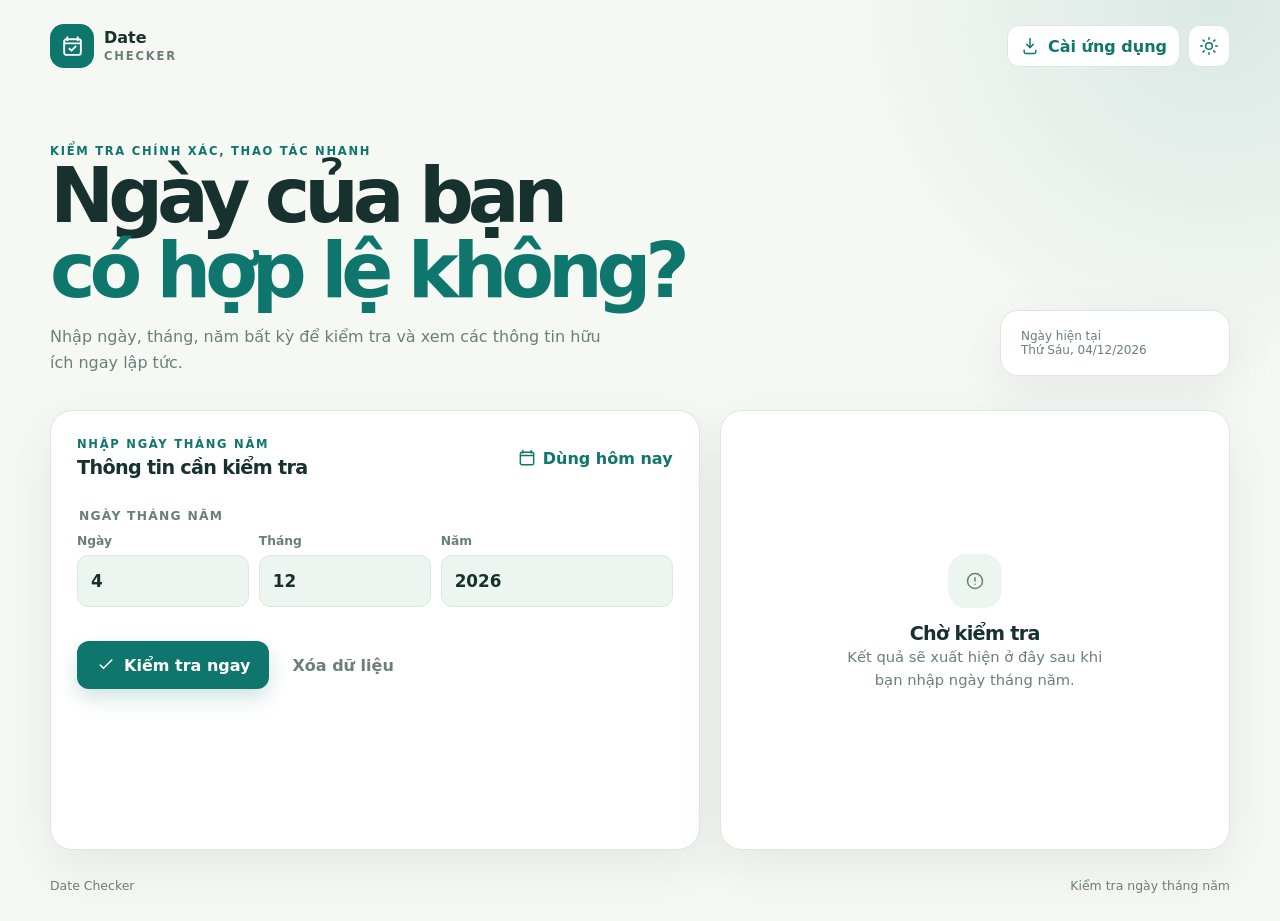
<file: src/main/resources/static/index.html>
<!DOCTYPE html>
<html lang="vi">
  <head>
    <meta charset="UTF-8" />
    <meta name="viewport" content="width=device-width, initial-scale=1.0" />
    <meta
      name="description"
      content="Date Checker - kiểm tra ngày tháng năm hợp lệ nhanh chóng trên web và điện thoại."
    />
    <meta name="theme-color" content="#0f766e" />
    <title>Date Time Checker</title>
    <link rel="manifest" href="manifest.webmanifest" />
    <link rel="icon" href="assets/icon.svg" type="image/svg+xml" />
    <link rel="apple-touch-icon" href="assets/apple-touch-icon.png" />
    <link rel="stylesheet" href="styles.css" />
  </head>
  <body>
    <div class="app-shell">
      <header class="topbar">
        <a class="brand" href="#" aria-label="Date Time Checker">
          <span class="brand-mark" aria-hidden="true">
            <svg viewBox="0 0 24 24">
              <path d="M7 3v3M17 3v3M4 9h16M6 5h12a2 2 0 0 1 2 2v11a2 2 0 0 1-2 2H6a2 2 0 0 1-2-2V7a2 2 0 0 1 2-2Z" />
              <path d="m9 14 2 2 4-4" />
            </svg>
          </span>
          <span>
            <strong>Date</strong>
            <small>Checker</small>
          </span>
        </a>

        <div class="topbar-actions">
          <button class="icon-button install-button" id="installButton" type="button" hidden>
            <svg viewBox="0 0 24 24" aria-hidden="true">
              <path d="M12 3v11m0 0 4-4m-4 4-4-4M5 17v2a2 2 0 0 0 2 2h10a2 2 0 0 0 2-2v-2" />
            </svg>
            <span>Cài ứng dụng</span>
          </button>
          <button class="icon-button square-button" id="themeButton" type="button" aria-label="Đổi giao diện">
            <svg class="sun-icon" viewBox="0 0 24 24" aria-hidden="true">
              <circle cx="12" cy="12" r="4" />
              <path d="M12 2v2m0 16v2M4.93 4.93l1.41 1.41m11.32 11.32 1.41 1.41M2 12h2m16 0h2M4.93 19.07l1.41-1.41M17.66 6.34l1.41-1.41" />
            </svg>
          </button>
        </div>
      </header>

      <main>
        <section class="hero">
          <div>
            <p class="eyebrow">Kiểm tra chính xác, thao tác nhanh</p>
            <h1>Ngày của bạn<br /><span>có hợp lệ không?</span></h1>
            <p class="hero-copy">
              Nhập ngày, tháng, năm bất kỳ để kiểm tra và xem các thông tin hữu ích ngay lập tức.
            </p>
          </div>
          <aside class="live-card" aria-label="Ngày hiện tại">
            <span>Ngày hiện tại</span>
            <small id="liveDate">Đang tải...</small>
          </aside>
        </section>

        <section class="workspace">
          <article class="card form-card">
            <div class="card-heading">
              <div>
                <p class="section-kicker">Nhập ngày tháng năm</p>
                <h2>Thông tin cần kiểm tra</h2>
              </div>
              <button class="text-button" id="nowButton" type="button">
                <svg viewBox="0 0 24 24" aria-hidden="true">
                  <path d="M7 3v3M17 3v3M4 9h16M6 5h12a2 2 0 0 1 2 2v11a2 2 0 0 1-2 2H6a2 2 0 0 1-2-2V7a2 2 0 0 1 2-2Z" />
                </svg>
                Dùng hôm nay
              </button>
            </div>

            <form id="dateTimeForm" novalidate>
              <fieldset>
                <legend>Ngày tháng năm</legend>
                <div class="input-grid date-grid">
                  <label>
                    <span>Ngày</span>
                    <input id="day" name="day" type="number" inputmode="numeric" placeholder="DD" min="1" max="31" required />
                  </label>
                  <label>
                    <span>Tháng</span>
                    <input id="month" name="month" type="number" inputmode="numeric" placeholder="MM" min="1" max="12" required />
                  </label>
                  <label>
                    <span>Năm</span>
                    <input id="year" name="year" type="number" inputmode="numeric" placeholder="YYYY" min="1" max="9999" required />
                  </label>
                </div>
              </fieldset>

              <div class="form-actions">
                <button class="primary-button" type="submit">
                  <svg viewBox="0 0 24 24" aria-hidden="true">
                    <path d="m5 12 4 4L19 6" />
                  </svg>
                  Kiểm tra ngay
                </button>
                <button class="secondary-button" id="clearButton" type="button">Xóa dữ liệu</button>
              </div>
            </form>
          </article>

          <article class="card result-card" id="resultCard" aria-live="polite">
            <div class="empty-state" id="emptyState">
              <span class="empty-icon" aria-hidden="true">
                <svg viewBox="0 0 24 24">
                  <circle cx="12" cy="12" r="9" />
                  <path d="M12 8v4m0 4h.01" />
                </svg>
              </span>
              <h2>Chờ kiểm tra</h2>
              <p>Kết quả sẽ xuất hiện ở đây sau khi bạn nhập ngày tháng năm.</p>
            </div>

            <div class="result-content" id="resultContent" hidden>
              <div class="status-header">
                <span class="status-icon" id="statusIcon" aria-hidden="true"></span>
                <div>
                  <p class="section-kicker">Kết quả kiểm tra</p>
                  <h2 id="resultTitle"></h2>
                </div>
              </div>
              <p class="status-message" id="resultMessage"></p>
              <ul class="error-list" id="errorList"></ul>
              <dl class="detail-grid" id="detailGrid"></dl>
            </div>
          </article>
        </section>

        <section class="recent-section" id="recentSection" hidden>
          <div class="section-heading">
            <div>
              <p class="section-kicker">Truy cập nhanh</p>
              <h2>Kiểm tra gần đây</h2>
            </div>
            <button class="text-button" id="clearRecentButton" type="button">Xóa lịch sử</button>
          </div>
          <div class="recent-list" id="recentList"></div>
        </section>
      </main>

      <footer>
        <span>Date Checker</span>
        <span>Kiểm tra ngày tháng năm</span>
      </footer>
    </div>

    <script src="app.js"></script>
  </body>
</html>
</file>
<file: src/main/resources/static/styles.css>
:root {
  color-scheme: light;
  --bg: #f6f8f4;
  --surface: #ffffff;
  --surface-soft: #edf5f1;
  --text: #17312f;
  --muted: #6a7e7b;
  --line: #dce7e2;
  --primary: #0f766e;
  --primary-dark: #095c56;
  --primary-soft: #d8efea;
  --accent: #f59e0b;
  --danger: #be3f4b;
  --danger-soft: #fce8e8;
  --shadow: 0 18px 50px rgba(23, 49, 47, 0.08);
  --radius: 22px;
}

[data-theme="dark"] {
  color-scheme: dark;
  --bg: #102321;
  --surface: #17312f;
  --surface-soft: #1d3b38;
  --text: #edf9f5;
  --muted: #a5bbb7;
  --line: #31514d;
  --primary: #55c6b9;
  --primary-dark: #82dace;
  --primary-soft: #244b47;
  --danger: #ff8b94;
  --danger-soft: #4a2b30;
  --shadow: 0 18px 50px rgba(0, 0, 0, 0.2);
}

* {
  box-sizing: border-box;
}

html {
  min-width: 320px;
  scroll-behavior: smooth;
}

body {
  min-height: 100vh;
  margin: 0;
  background:
    radial-gradient(circle at 95% 0%, rgba(15, 118, 110, 0.12), transparent 24rem),
    var(--bg);
  color: var(--text);
  font-family: Inter, ui-sans-serif, system-ui, -apple-system, BlinkMacSystemFont, "Segoe UI", sans-serif;
}

button,
input {
  font: inherit;
}

button {
  cursor: pointer;
}

svg {
  width: 1.25rem;
  height: 1.25rem;
  fill: none;
  stroke: currentColor;
  stroke-linecap: round;
  stroke-linejoin: round;
  stroke-width: 1.8;
}

.app-shell {
  width: min(1180px, calc(100% - 32px));
  margin: 0 auto;
}

.topbar,
.topbar-actions,
.brand,
.card-heading,
.section-heading,
.form-actions,
.status-header,
footer {
  display: flex;
  align-items: center;
}

.topbar {
  justify-content: space-between;
  padding: 24px 0;
}

.brand {
  gap: 10px;
  color: var(--text);
  text-decoration: none;
}

.brand-mark,
.empty-icon,
.status-icon {
  display: grid;
  place-items: center;
}

.brand-mark {
  width: 44px;
  height: 44px;
  border-radius: 14px;
  background: var(--primary);
  color: #fff;
}

.brand-mark svg {
  width: 25px;
  height: 25px;
}

.brand strong,
.brand small {
  display: block;
  line-height: 1.05;
}

.brand small {
  margin-top: 4px;
  color: var(--muted);
  font-size: 0.72rem;
  font-weight: 700;
  letter-spacing: 0.16em;
  text-transform: uppercase;
}

.topbar-actions {
  gap: 8px;
}

.icon-button,
.text-button,
.secondary-button {
  border: 0;
  background: transparent;
  color: var(--primary);
  font-weight: 700;
}

.icon-button {
  display: flex;
  align-items: center;
  gap: 8px;
  min-height: 42px;
  padding: 0 12px;
  border: 1px solid var(--line);
  border-radius: 12px;
  background: var(--surface);
}

.square-button {
  justify-content: center;
  width: 42px;
  padding: 0;
}

.hero {
  display: grid;
  grid-template-columns: minmax(0, 1fr) auto;
  gap: 32px;
  align-items: end;
  padding: 52px 0 34px;
}

.eyebrow,
.section-kicker {
  margin: 0;
  color: var(--primary);
  font-size: 0.72rem;
  font-weight: 800;
  letter-spacing: 0.15em;
  text-transform: uppercase;
}

h1,
h2,
p {
  margin-top: 0;
}

h1 {
  max-width: 740px;
  margin-bottom: 15px;
  font-size: clamp(2.4rem, 6vw, 4.8rem);
  letter-spacing: -0.08em;
  line-height: 0.98;
}

h1 span {
  color: var(--primary);
}

h2 {
  margin: 5px 0 0;
  font-size: 1.2rem;
  letter-spacing: -0.035em;
}

.hero-copy {
  max-width: 570px;
  margin-bottom: 0;
  color: var(--muted);
  line-height: 1.65;
}

.live-card {
  min-width: 230px;
  padding: 18px 20px;
  border: 1px solid var(--line);
  border-radius: 18px;
  background: var(--surface);
  box-shadow: var(--shadow);
}

.live-card span,
.live-card small {
  display: block;
  color: var(--muted);
  font-size: 0.75rem;
}

.live-card strong {
  display: block;
  margin: 3px 0;
  color: var(--primary);
  font-size: 2rem;
  letter-spacing: 0.04em;
}

.workspace {
  display: grid;
  grid-template-columns: minmax(0, 1.12fr) minmax(320px, 0.88fr);
  gap: 20px;
}

.card {
  min-height: 440px;
  padding: 26px;
  border: 1px solid var(--line);
  border-radius: var(--radius);
  background: var(--surface);
  box-shadow: var(--shadow);
}

.card-heading,
.section-heading {
  justify-content: space-between;
  gap: 16px;
}

.text-button {
  display: inline-flex;
  align-items: center;
  gap: 6px;
  padding: 7px 0;
}

fieldset {
  padding: 0;
  margin: 30px 0 0;
  border: 0;
}

legend,
label span {
  color: var(--muted);
  font-size: 0.77rem;
  font-weight: 700;
}

legend {
  margin-bottom: 11px;
  text-transform: uppercase;
  letter-spacing: 0.1em;
}

.input-grid {
  display: grid;
  gap: 10px;
}

.date-grid {
  grid-template-columns: 1fr 1fr 1.35fr;
}

label span {
  display: block;
  margin-bottom: 7px;
}

input {
  width: 100%;
  padding: 15px 13px;
  border: 1px solid var(--line);
  border-radius: 11px;
  outline: 0;
  background: var(--surface-soft);
  color: var(--text);
  font-size: 1.05rem;
  font-weight: 700;
  transition: border-color 160ms, box-shadow 160ms;
}

input:focus {
  border-color: var(--primary);
  box-shadow: 0 0 0 4px var(--primary-soft);
}

.form-actions {
  gap: 10px;
  margin-top: 34px;
}

.primary-button {
  display: inline-flex;
  align-items: center;
  gap: 8px;
  min-height: 48px;
  padding: 0 19px;
  border: 0;
  border-radius: 12px;
  background: var(--primary);
  color: #fff;
  font-weight: 800;
  box-shadow: 0 9px 20px rgba(15, 118, 110, 0.2);
  transition: background 160ms, transform 160ms;
}

.primary-button:hover {
  background: var(--primary-dark);
  transform: translateY(-1px);
}

.secondary-button {
  padding: 13px;
  color: var(--muted);
}

.result-card {
  display: grid;
}

.empty-state {
  place-self: center;
  max-width: 270px;
  text-align: center;
}

.empty-icon,
.status-icon {
  width: 54px;
  height: 54px;
  border-radius: 18px;
}

.empty-icon {
  margin: 0 auto 14px;
  background: var(--surface-soft);
  color: var(--muted);
}

.empty-state p,
.status-message {
  color: var(--muted);
  font-size: 0.92rem;
  line-height: 1.6;
}

.result-content {
  align-self: start;
}

.status-header {
  gap: 13px;
}

.status-icon {
  background: var(--primary-soft);
  color: var(--primary);
}

.status-icon.invalid {
  background: var(--danger-soft);
  color: var(--danger);
}

.status-icon svg {
  width: 29px;
  height: 29px;
}

.status-message {
  margin: 16px 0;
}

.error-list {
  padding: 13px 13px 13px 30px;
  margin: 0;
  border-radius: 12px;
  background: var(--danger-soft);
  color: var(--danger);
  font-size: 0.87rem;
  line-height: 1.7;
}

.detail-grid {
  display: grid;
  grid-template-columns: repeat(2, minmax(0, 1fr));
  gap: 8px;
  margin: 18px 0 0;
}

.detail-grid div {
  min-width: 0;
  padding: 11px;
  border-radius: 11px;
  background: var(--surface-soft);
}

.detail-grid dt {
  color: var(--muted);
  font-size: 0.7rem;
  font-weight: 700;
  letter-spacing: 0.04em;
  text-transform: uppercase;
}

.detail-grid dd {
  overflow: hidden;
  margin: 5px 0 0;
  font-size: 0.88rem;
  font-weight: 800;
  text-overflow: ellipsis;
  white-space: nowrap;
}

.recent-section {
  padding: 29px 0 10px;
}

.recent-list {
  display: grid;
  grid-template-columns: repeat(4, minmax(0, 1fr));
  gap: 10px;
  margin-top: 13px;
}

.recent-item {
  padding: 13px;
  border: 1px solid var(--line);
  border-radius: 12px;
  background: var(--surface);
  color: var(--text);
  text-align: left;
}

.recent-item strong,
.recent-item small {
  display: block;
}

.recent-item strong {
  font-size: 0.88rem;
}

.recent-item small {
  margin-top: 5px;
  color: var(--muted);
  font-size: 0.72rem;
}

footer {
  justify-content: space-between;
  padding: 28px 0;
  color: var(--muted);
  font-size: 0.78rem;
}

@media (max-width: 820px) {
  .hero {
    grid-template-columns: 1fr;
    padding-top: 30px;
  }

  .live-card {
    width: 100%;
  }

  .workspace {
    grid-template-columns: 1fr;
  }

  .card {
    min-height: auto;
  }

  .result-card {
    min-height: 300px;
  }

  .recent-list {
    grid-template-columns: repeat(2, minmax(0, 1fr));
  }
}

@media (max-width: 520px) {
  .app-shell {
    width: min(100% - 22px, 1180px);
  }

  .topbar {
    padding: 15px 0;
  }

  .install-button span {
    display: none;
  }

  .hero {
    gap: 19px;
    padding: 28px 0 22px;
  }

  h1 {
    font-size: clamp(2.35rem, 14vw, 3.8rem);
  }

  .card {
    padding: 18px;
    border-radius: 17px;
  }

  .card-heading {
    align-items: flex-start;
    flex-direction: column;
    gap: 6px;
  }

  fieldset {
    margin-top: 24px;
  }

  input {
    padding: 13px 9px;
  }

  .form-actions {
    align-items: stretch;
    flex-direction: column;
    margin-top: 26px;
  }

  .primary-button {
    justify-content: center;
  }

  .detail-grid {
    grid-template-columns: 1fr;
  }
}
</file>
